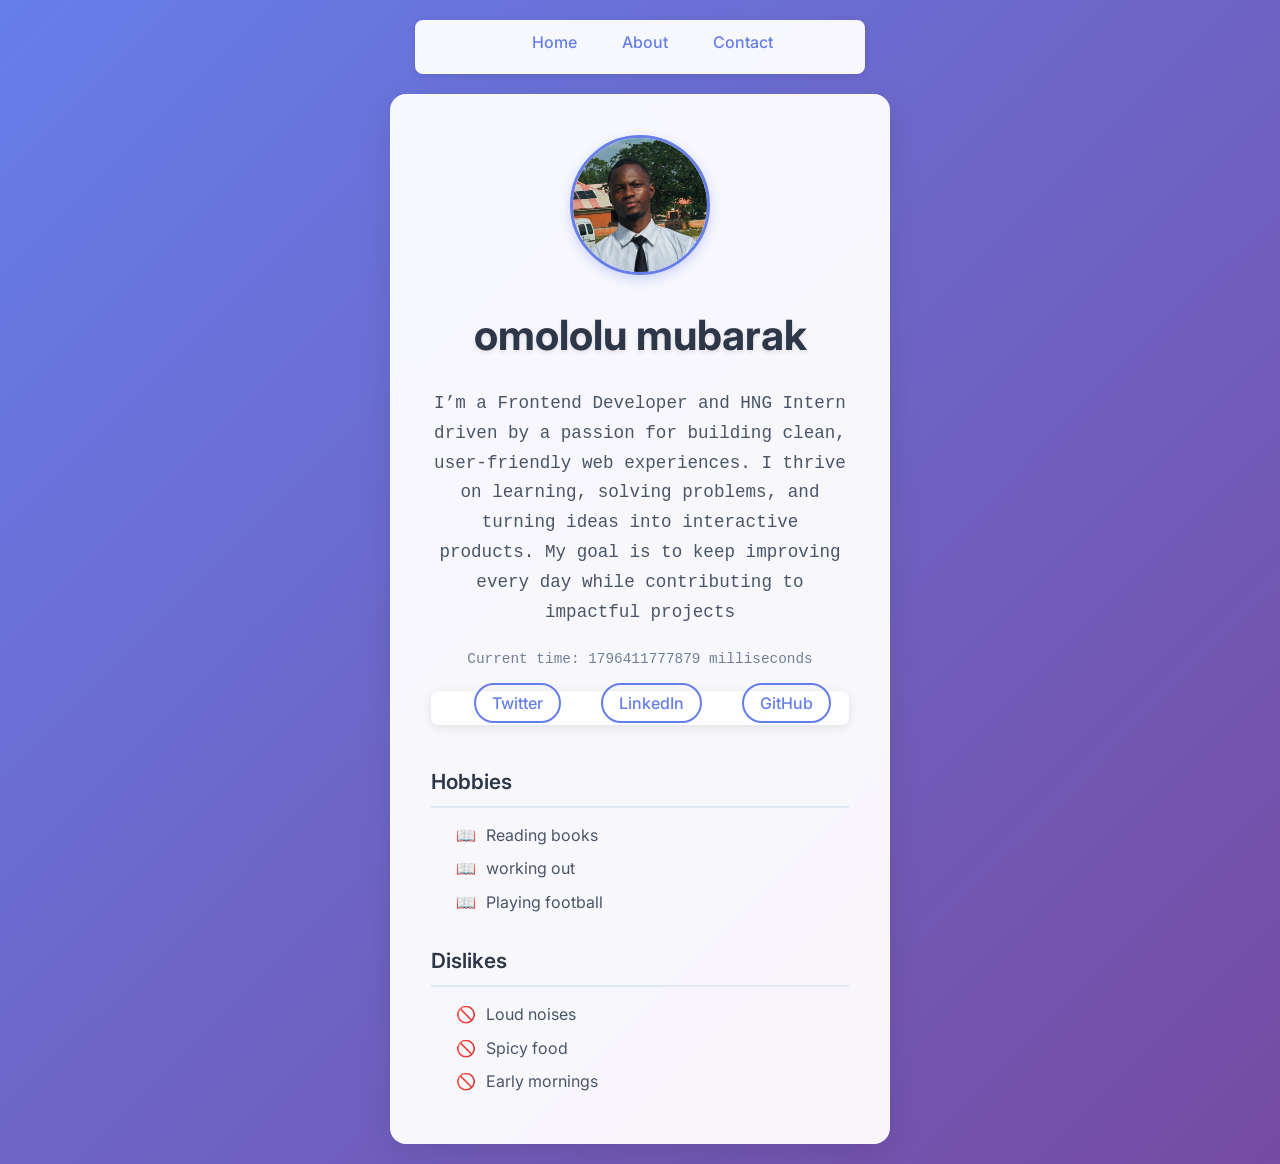
<file: index.html>
<!DOCTYPE html>
<html lang="en">
<head>
    <meta charset="UTF-8">
    <meta name="viewport" content="width=device-width, initial-scale=1.0">
    <title>Profile Card</title>
    <link rel="preconnect" href="https://fonts.googleapis.com">
    <link rel="preconnect" href="https://fonts.gstatic.com" crossorigin>
    <link href="https://fonts.googleapis.com/css2?family=Inter:wght@400;500;600;700&display=swap" rel="stylesheet">
    <link rel="stylesheet" href="profile card.css">
</head>
<body>
    <nav>
        <ul>
            <li><a href="index.html">Home</a></li>
            <li><a href="about us.html">About</a></li>
            <li><a href="contact us.html">Contact</a></li>
        </ul>
    </nav>
    <article data-testid="test-profile-card">
        <figure>
            <img data-testid="test-user-avatar" src="profile card img jpg.jpg" alt="User Avatar">
        </figure>
        <header>
            <h2 data-testid="test-user-name">omololu mubarak</h2>
        </header>
        <p data-testid="test-user-bio">I’m a Frontend Developer and HNG Intern driven by a passion for building clean, user-friendly web experiences. I thrive on learning, solving problems, and turning ideas into interactive products. My goal is to keep improving every day while contributing to impactful projects</p>
        <p>Current time: <span data-testid="test-user-time"></span> milliseconds</p>
        <nav data-testid="test-user-social-links">
            <ul>
                <li><a data-testid="test-user-social-twitter" href="https://twitter.com/dapo_olademeji" target="_blank" rel="noopener noreferrer">Twitter</a></li>
                <li><a data-testid="test-user-social-linkedin" href="https://www.linkedin.com/in/mubarak-omololu-945b5b253/" target="_blank" rel="noopener noreferrer">LinkedIn</a></li>
                <li><a data-testid="test-user-social-github" href="https://github.com/Lolu00?tab=repositories" target="_blank" rel="noopener noreferrer">GitHub</a></li>
            </ul>
        </nav>
        <section>
            <h3>Hobbies</h3>
            <ul data-testid="test-user-hobbies">
                <li>Reading books</li>
                <li>working out </li>
                <li>Playing football</li>
            </ul>
        </section>
        <section>
            <h3>Dislikes</h3>
            <ul data-testid="test-user-dislikes">
                <li>Loud noises</li>
                <li>Spicy food</li>
                <li>Early mornings</li>
            </ul>
        </section>
    </article>
    <script>
        const timeEl = document.querySelector('[data-testid="test-user-time"]');
        function updateTime() {
            timeEl.textContent = Date.now();
        }
        updateTime();
        setInterval(updateTime, 1000); // Update every second
    </script>
</body>
</html>
</file>
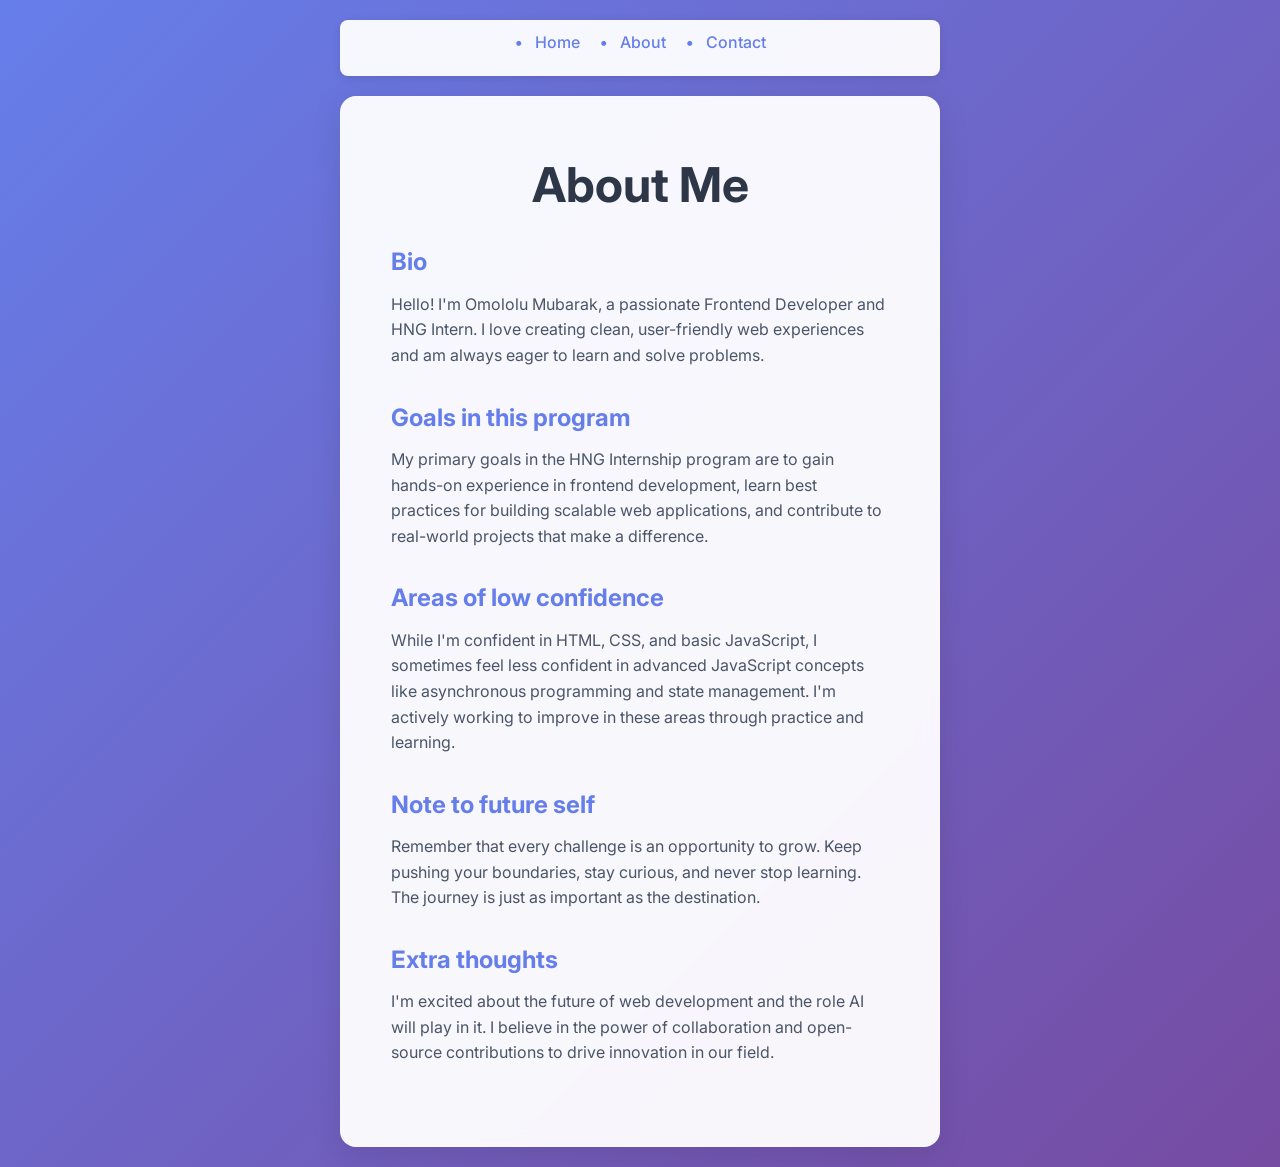
<file: about us.html>
<!DOCTYPE html>
<html lang="en">
<head>
    <meta charset="UTF-8">
    <meta name="viewport" content="width=device-width, initial-scale=1.0">
    <title>About Me</title>
    <link rel="preconnect" href="https://fonts.googleapis.com">
    <link rel="preconnect" href="https://fonts.gstatic.com" crossorigin>
    <link href="https://fonts.googleapis.com/css2?family=Inter:wght@400;500;600;700&display=swap" rel="stylesheet">
    <link rel="stylesheet" href="about.css">
</head>
<body>
    <nav>
        <ul>
            <li><a href="index.html">Home</a></li>
            <li><a href="about us.html">About</a></li>
            <li><a href="contact us.html">Contact</a></li>
        </ul>
    </nav>
    <main data-testid="test-about-page">
        <h1>About Me</h1>
        <section data-testid="test-about-bio">
            <h2>Bio</h2>
            <p>Hello! I'm Omololu Mubarak, a passionate Frontend Developer and HNG Intern. I love creating clean, user-friendly web experiences and am always eager to learn and solve problems.</p>
        </section>
        <section data-testid="test-about-goals">
            <h2>Goals in this program</h2>
            <p>My primary goals in the HNG Internship program are to gain hands-on experience in frontend development, learn best practices for building scalable web applications, and contribute to real-world projects that make a difference.</p>
        </section>
        <section data-testid="test-about-confidence">
            <h2>Areas of low confidence</h2>
            <p>While I'm confident in HTML, CSS, and basic JavaScript, I sometimes feel less confident in advanced JavaScript concepts like asynchronous programming and state management. I'm actively working to improve in these areas through practice and learning.</p>
        </section>
        <section data-testid="test-about-future-note">
            <h2>Note to future self</h2>
            <p>Remember that every challenge is an opportunity to grow. Keep pushing your boundaries, stay curious, and never stop learning. The journey is just as important as the destination.</p>
        </section>
        <section data-testid="test-about-extra">
            <h2>Extra thoughts</h2>
            <p>I'm excited about the future of web development and the role AI will play in it. I believe in the power of collaboration and open-source contributions to drive innovation in our field.</p>
        </section>
    </main>
</body>
</html>
</file>
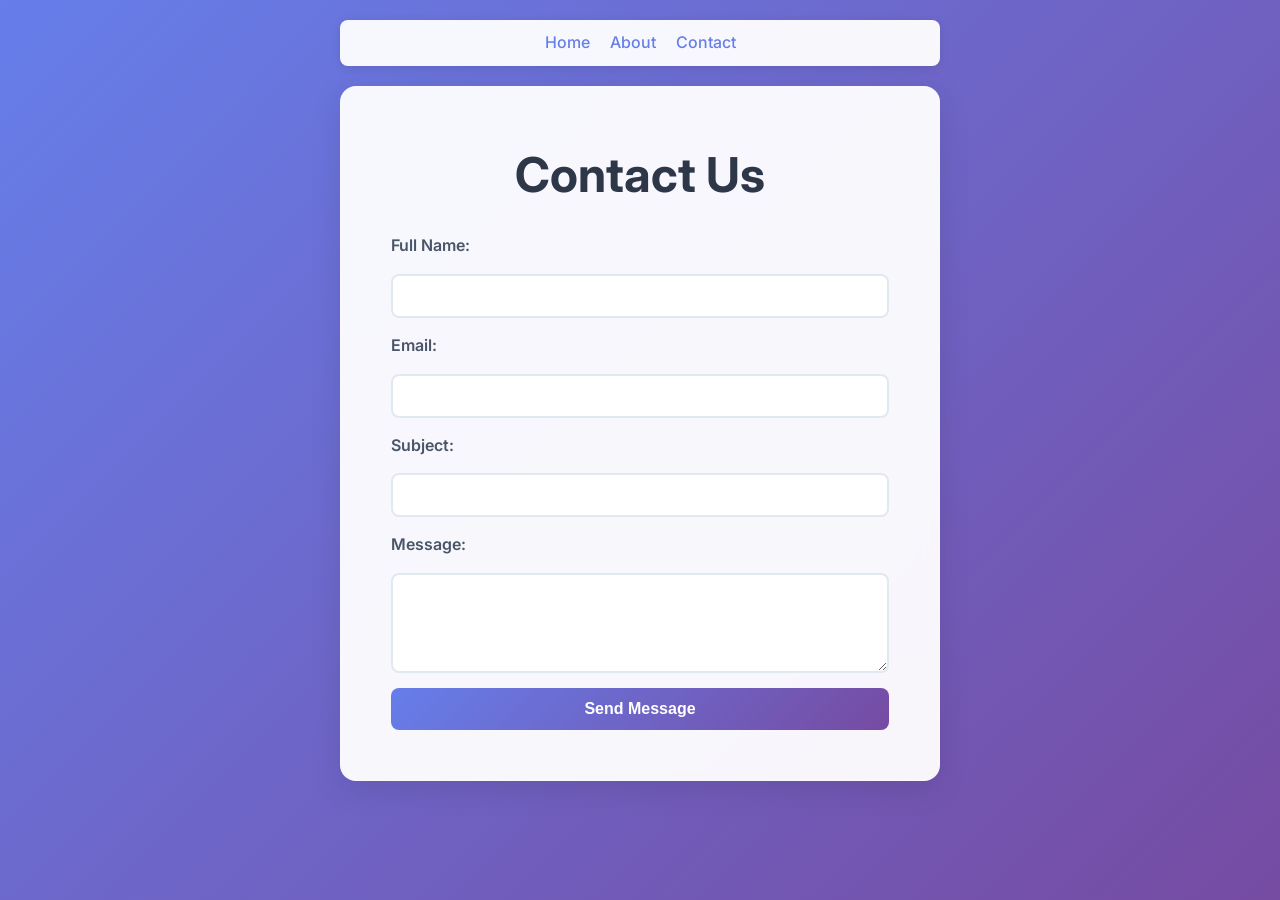
<file: contact us.html>
<!DOCTYPE html>
<html lang="en">
<head>
    <meta charset="UTF-8">
    <meta name="viewport" content="width=device-width, initial-scale=1.0">
    <title>Contact Us</title>
    <link rel="preconnect" href="https://fonts.googleapis.com">
    <link rel="preconnect" href="https://fonts.gstatic.com" crossorigin>
    <link href="https://fonts.googleapis.com/css2?family=Inter:wght@400;500;600;700&display=swap" rel="stylesheet">
    <link rel="stylesheet" href="contact.css">
</head>
<body>
    <nav>
        <ul>
            <li><a href="index.html">Home</a></li>
            <li><a href="about us.html">About</a></li>
            <li><a href="contact us.html">Contact</a></li>
        </ul>
    </nav>
    <main>
        <h1>Contact Us</h1>
        <form data-testid="test-contact-form">
            <label for="name">Full Name:</label>
            <input type="text" id="name" name="name" data-testid="test-contact-name" required aria-describedby="test-contact-error-name">
            <div data-testid="test-contact-error-name" class="error-message" aria-live="polite"></div>

            <label for="email">Email:</label>
            <input type="email" id="email" name="email" data-testid="test-contact-email" required aria-describedby="test-contact-error-email">
            <div data-testid="test-contact-error-email" class="error-message" aria-live="polite"></div>

            <label for="subject">Subject:</label>
            <input type="text" id="subject" name="subject" data-testid="test-contact-subject" required aria-describedby="test-contact-error-subject">
            <div data-testid="test-contact-error-subject" class="error-message" aria-live="polite"></div>

            <label for="message">Message:</label>
            <textarea id="message" name="message" data-testid="test-contact-message" required aria-describedby="test-contact-error-message"></textarea>
            <div data-testid="test-contact-error-message" class="error-message" aria-live="polite"></div>

            <button type="submit" data-testid="test-contact-submit">Send Message</button>
            <div data-testid="test-contact-success" class="success-message" aria-live="polite"></div>
        </form>
    </main>
    <script>
        const form = document.querySelector('[data-testid="test-contact-form"]');
        const nameInput = document.querySelector('[data-testid="test-contact-name"]');
        const emailInput = document.querySelector('[data-testid="test-contact-email"]');
        const subjectInput = document.querySelector('[data-testid="test-contact-subject"]');
        const messageInput = document.querySelector('[data-testid="test-contact-message"]');
        const successMessage = document.querySelector('[data-testid="test-contact-success"]');

        const errorElements = {
            name: document.querySelector('[data-testid="test-contact-error-name"]'),
            email: document.querySelector('[data-testid="test-contact-error-email"]'),
            subject: document.querySelector('[data-testid="test-contact-error-subject"]'),
            message: document.querySelector('[data-testid="test-contact-error-message"]')
        };

        function clearErrors() {
            Object.values(errorElements).forEach(el => {
                el.textContent = '';
                el.style.display = 'none';
            });
            successMessage.textContent = '';
            successMessage.style.display = 'none';
        }

        function showError(field, message) {
            errorElements[field].textContent = message;
            errorElements[field].style.display = 'block';
        }

        function showSuccess(message) {
            successMessage.textContent = message;
            successMessage.style.display = 'block';
        }

        form.addEventListener('submit', function(e) {
            e.preventDefault();
            clearErrors();

            let isValid = true;

            // Validate name
            if (nameInput.value.trim() === '') {
                showError('name', 'Full name is required.');
                isValid = false;
            }

            // Validate email
            const emailRegex = /^[^\s@]+@[^\s@]+\.[^\s@]+$/;
            if (emailInput.value.trim() === '') {
                showError('email', 'Email is required.');
                isValid = false;
            } else if (!emailRegex.test(emailInput.value)) {
                showError('email', 'Please enter a valid email address.');
                isValid = false;
            }

            // Validate subject
            if (subjectInput.value.trim() === '') {
                showError('subject', 'Subject is required.');
                isValid = false;
            }

            // Validate message
            if (messageInput.value.trim() === '') {
                showError('message', 'Message is required.');
                isValid = false;
            } else if (messageInput.value.trim().length < 10) {
                showError('message', 'Message must be at least 10 characters long.');
                isValid = false;
            }

            if (isValid) {
                showSuccess('Thank you! Your message has been sent successfully.');
                form.reset();
            }
        });
    </script>
</body>
</html>
</file>
<file: profile card.css>
* {
    box-sizing: border-box;
    margin: 0;
    padding: 0;
}

body {
    font-family: 'Inter', sans-serif;
    margin: 0;
    padding: 20px;
    background: linear-gradient(135deg, #667eea 0%, #764ba2 100%);
    display: flex;
    flex-direction: column;
    align-items: center;
    min-height: 100vh;
    color: #333;
    line-height: 1.6;
}

nav {
    width: 100%;
    max-width: 450px;
    margin-bottom: 20px;
}

nav ul {
    list-style: none;
    display: flex;
    justify-content: center;
    gap: 20px;
    padding: 10px;
    background: rgba(255, 255, 255, 0.95);
    border-radius: 8px;
    box-shadow: 0 2px 10px rgba(0, 0, 0, 0.1);
}

nav a {
    text-decoration: none;
    color: #667eea;
    font-weight: 500;
    transition: color 0.3s;
}

nav a:hover {
    color: #764ba2;
}

article[data-testid="test-profile-card"] {
    background: rgba(255, 255, 255, 0.95);
    backdrop-filter: blur(10px);
    border-radius: 16px;
    box-shadow: 0 8px 32px rgba(0, 0, 0, 0.1);
    padding: 30px;
    max-width: 450px;
    width: 100%;
    display: flex;
    flex-direction: column;
    align-items: center;
    border: 1px solid rgba(255, 255, 255, 0.2);
    transition: transform 0.3s ease, box-shadow 0.3s ease;
    gap: 20px;
}

article[data-testid="test-profile-card"]:hover {
    transform: translateY(-5px);
    box-shadow: 0 12px 40px rgba(0, 0, 0, 0.15);
}

header {
    text-align: center;
    width: 100%;
}

h2[data-testid="test-user-name"] {
    margin: 0;
    font-size: 2.2em;
    font-weight: 700;
    color: #2d3748;
    text-shadow: 0 2px 4px rgba(0, 0, 0, 0.1);
}

figure {
    margin: 0;
}

img[data-testid="test-user-avatar"] {
    border-radius: 50%;
    width: 120px;
    height: 120px;
    object-fit: cover;
    object-position: center 10%;
    border: 3px solid #667eea;
    box-shadow: 0 4px 12px rgba(102, 126, 234, 0.3);
}

p[data-testid="test-user-bio"] {
    text-align: center;
    word-wrap: break-word;
    font-size: 1.1em;
    line-height: 1.7;
    color: #4a5568;
}

p {
    font-family: 'Courier New', monospace;
    font-size: 0.9em;
    color: #718096;
    text-align: center;
}

nav[data-testid="test-user-social-links"] {
    width: 100%;
}

nav[data-testid="test-user-social-links"] ul {
    list-style: none;
    padding: 0;
    display: flex;
    justify-content: center;
    gap: 15px;
}

nav[data-testid="test-user-social-links"] a {
    text-decoration: none;
    color: #667eea;
    padding: 8px 16px;
    border: 2px solid #667eea;
    border-radius: 25px;
    transition: all 0.3s ease;
    font-weight: 500;
}

nav[data-testid="test-user-social-links"] a:hover, nav[data-testid="test-user-social-links"] a:focus {
    background: #667eea;
    color: white;
    transform: translateY(-2px);
    box-shadow: 0 4px 12px rgba(102, 126, 234, 0.4);
    outline: 2px solid #4c51bf;
}

section {
    width: 100%;
}

section h3 {
    margin-top: 0;
    font-size: 1.3em;
    font-weight: 600;
    color: #2d3748;
    border-bottom: 2px solid #e2e8f0;
    padding-bottom: 8px;
    margin-bottom: 15px;
}

ul[data-testid="test-user-hobbies"], ul[data-testid="test-user-dislikes"] {
    list-style: none;
    padding-left: 0;
}

ul[data-testid="test-user-hobbies"] li::before {
    content: "📖";
    margin-right: 10px;
}

ul[data-testid="test-user-dislikes"] li::before {
    content: "🚫";
    margin-right: 10px;
}

li {
    word-wrap: break-word;
    margin-bottom: 8px;
    padding-left: 25px;
    color: #4a5568;
    transition: color 0.3s;
}

li:hover {
    color: #667eea;
}

@media (min-width: 480px) {
    article[data-testid="test-profile-card"] {
        max-width: 500px;
        padding: 35px;
    }

    img[data-testid="test-user-avatar"] {
        width: 130px;
        height: 130px;
    }

    h2[data-testid="test-user-name"] {
        font-size: 2.4em;
    }
}

@media (min-width: 768px) {
    article[data-testid="test-profile-card"] {
        max-width: 500px;
        padding: 40px;
    }

    img[data-testid="test-user-avatar"] {
        width: 140px;
        height: 140px;
    }

    h2[data-testid="test-user-name"] {
        font-size: 2.6em;
    }
}
</file>
<file: about.css>
* {
    box-sizing: border-box;
    margin: 0;
    padding: 0;
}

body {
    font-family: 'Inter', sans-serif;
    margin: 0;
    padding: 20px;
    background: linear-gradient(135deg, #667eea 0%, #764ba2 100%);
    display: flex;
    flex-direction: column;
    align-items: center;
    min-height: 100vh;
    color: #333;
    line-height: 1.6;
}

nav {
    width: 100%;
    max-width: 600px;
    margin-bottom: 20px;
}

nav ul {
    list-style: none;
    display: flex;
    justify-content: center;
    gap: 20px;
    padding: 10px;
    background: rgba(255, 255, 255, 0.95);
    border-radius: 8px;
    box-shadow: 0 2px 10px rgba(0, 0, 0, 0.1);
}

nav a {
    text-decoration: none;
    color: #667eea;
    font-weight: 500;
    transition: color 0.3s;
}

nav a:hover {
    color: #764ba2;
}

main {
    background: rgba(255, 255, 255, 0.95);
    backdrop-filter: blur(10px);
    border-radius: 16px;
    box-shadow: 0 8px 32px rgba(0, 0, 0, 0.1);
    padding: 30px;
    max-width: 600px;
    width: 100%;
    border: 1px solid rgba(255, 255, 255, 0.2);
}

h1 {
    text-align: center;
    margin-bottom: 20px;
    color: #2d3748;
    font-size: 2.5em;
}

section {
    margin-bottom: 30px;
}

h2 {
    color: #667eea;
    margin-bottom: 10px;
    font-size: 1.5em;
}

p {
    color: #4a5568;
    margin-bottom: 15px;
}

ul {
    list-style: none;
    padding-left: 0;
}

li {
    margin-bottom: 10px;
    padding-left: 20px;
    position: relative;
}

li::before {
    content: "•";
    color: #667eea;
    font-weight: bold;
    position: absolute;
    left: 0;
}

@media (min-width: 480px) {
    main {
        padding: 40px;
    }

    h1 {
        font-size: 3em;
    }
}

@media (min-width: 768px) {
    main {
        padding: 50px;
    }
}
</file>
<file: contact.css>
* {
    box-sizing: border-box;
    margin: 0;
    padding: 0;
}

body {
    font-family: 'Inter', sans-serif;
    margin: 0;
    padding: 20px;
    background: linear-gradient(135deg, #667eea 0%, #764ba2 100%);
    display: flex;
    flex-direction: column;
    align-items: center;
    min-height: 100vh;
    color: #333;
    line-height: 1.6;
}

nav {
    width: 100%;
    max-width: 600px;
    margin-bottom: 20px;
}

nav ul {
    list-style: none;
    display: flex;
    justify-content: center;
    gap: 20px;
    padding: 10px;
    background: rgba(255, 255, 255, 0.95);
    border-radius: 8px;
    box-shadow: 0 2px 10px rgba(0, 0, 0, 0.1);
}

nav a {
    text-decoration: none;
    color: #667eea;
    font-weight: 500;
    transition: color 0.3s;
}

nav a:hover {
    color: #764ba2;
}

main {
    background: rgba(255, 255, 255, 0.95);
    backdrop-filter: blur(10px);
    border-radius: 16px;
    box-shadow: 0 8px 32px rgba(0, 0, 0, 0.1);
    padding: 30px;
    max-width: 600px;
    width: 100%;
    border: 1px solid rgba(255, 255, 255, 0.2);
}

h1 {
    text-align: center;
    margin-bottom: 20px;
    color: #2d3748;
    font-size: 2.5em;
}

form {
    display: flex;
    flex-direction: column;
    gap: 15px;
}

label {
    font-weight: 600;
    color: #4a5568;
}

input, textarea {
    padding: 10px;
    border: 2px solid #e2e8f0;
    border-radius: 8px;
    font-family: inherit;
    font-size: 1em;
    transition: border-color 0.3s;
}

input:focus, textarea:focus {
    outline: none;
    border-color: #667eea;
    box-shadow: 0 0 0 3px rgba(102, 126, 234, 0.1);
}

textarea {
    resize: vertical;
    min-height: 100px;
}

button {
    padding: 12px;
    background: linear-gradient(135deg, #667eea 0%, #764ba2 100%);
    color: white;
    border: none;
    border-radius: 8px;
    font-size: 1em;
    font-weight: 600;
    cursor: pointer;
    transition: transform 0.3s, box-shadow 0.3s;
}

button:hover {
    transform: translateY(-2px);
    box-shadow: 0 4px 12px rgba(102, 126, 234, 0.4);
}

button:focus {
    outline: 2px solid #4c51bf;
    outline-offset: 2px;
}

.error-message {
    color: #e53e3e;
    font-size: 0.9em;
    margin-top: 5px;
    display: none;
}

.success-message {
    color: #38a169;
    font-size: 1em;
    margin-top: 15px;
    display: none;
    text-align: center;
    font-weight: 600;
}

@media (min-width: 480px) {
    main {
        padding: 40px;
    }

    h1 {
        font-size: 3em;
    }
}

@media (min-width: 768px) {
    main {
        padding: 50px;
    }
}
</file>
